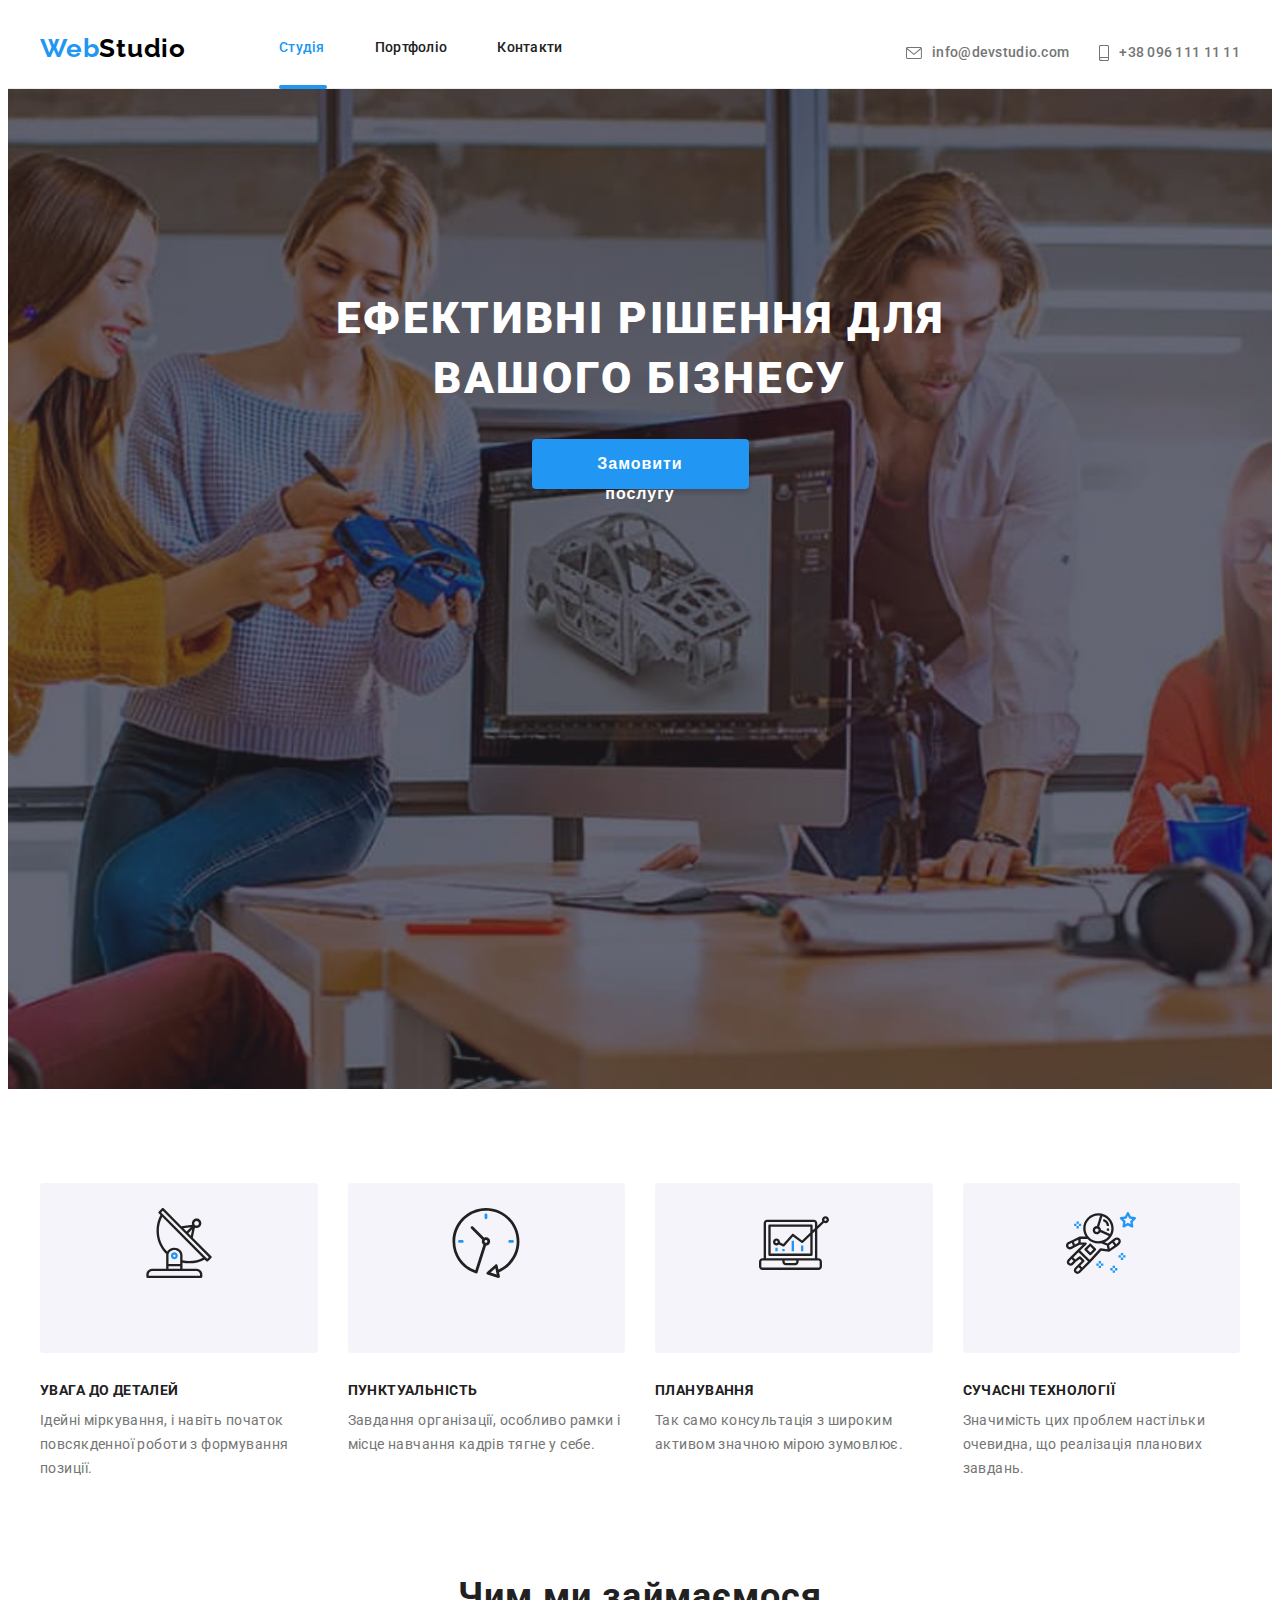
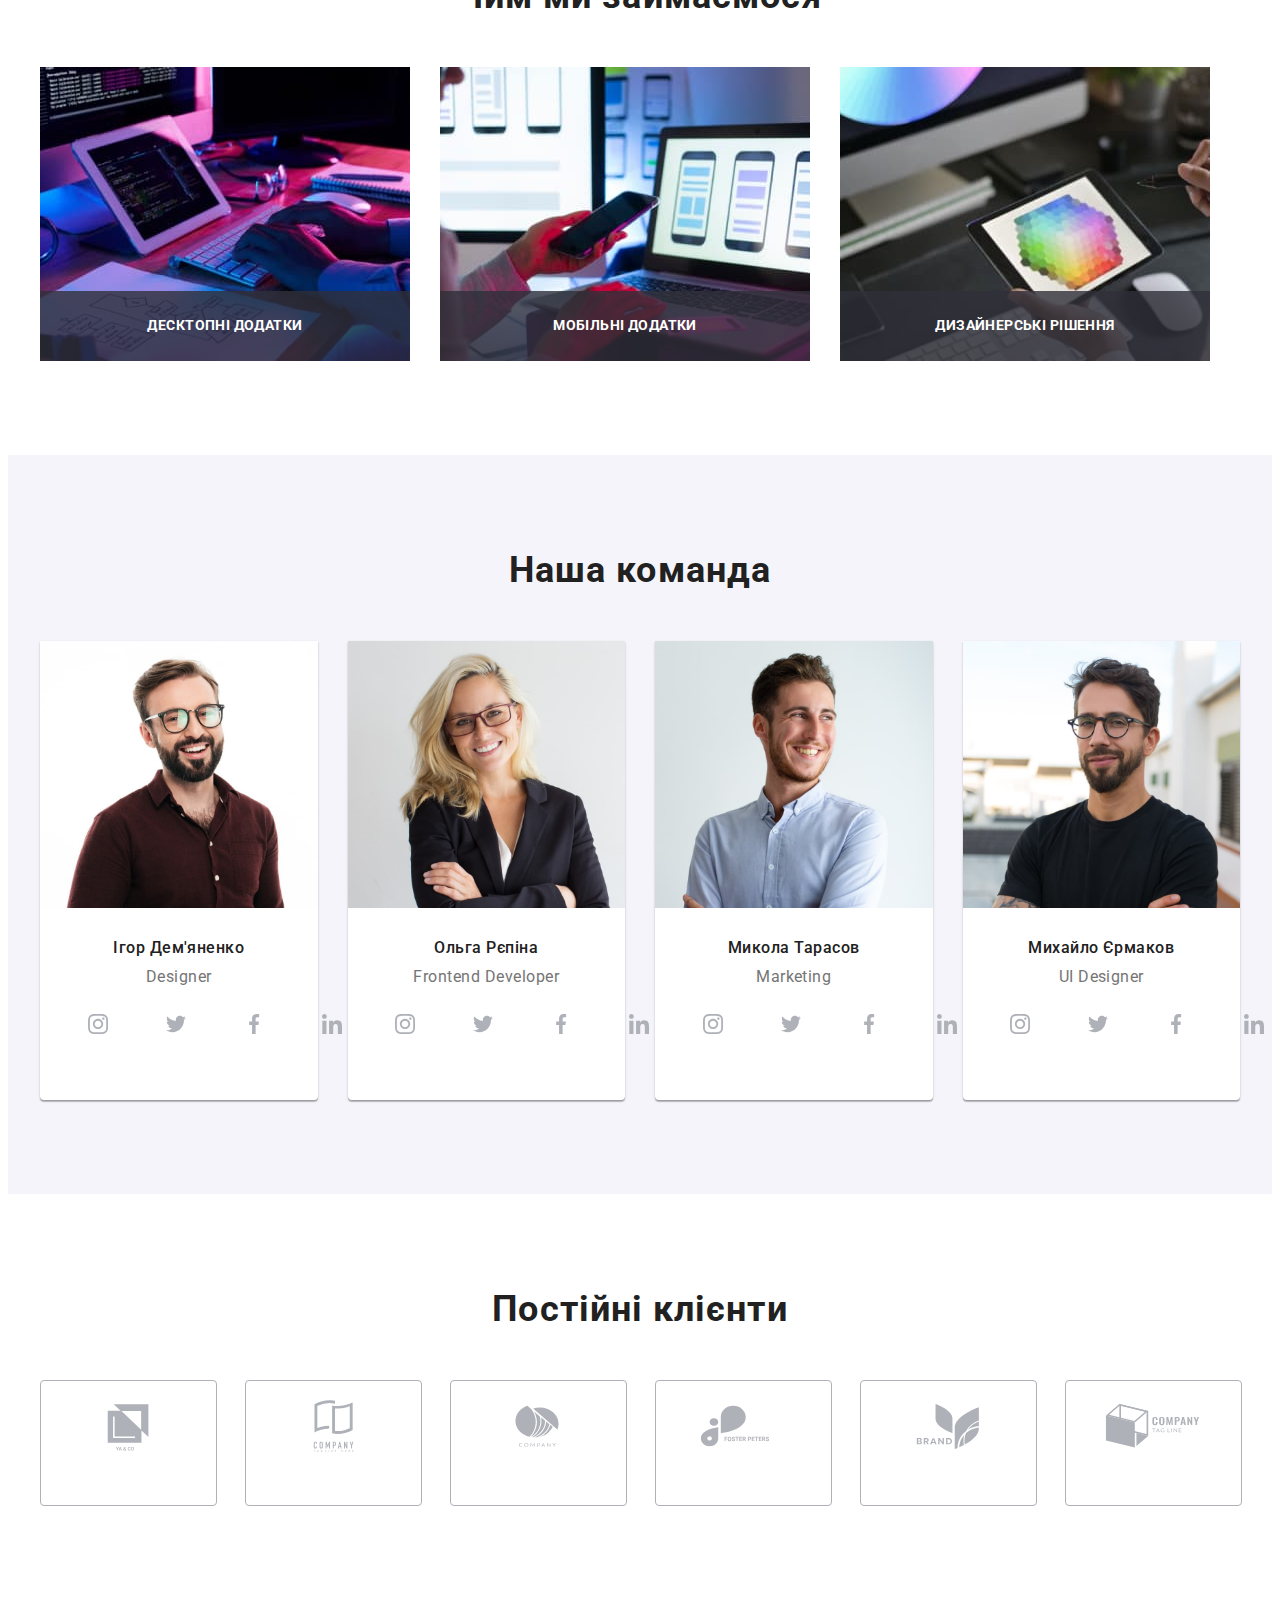
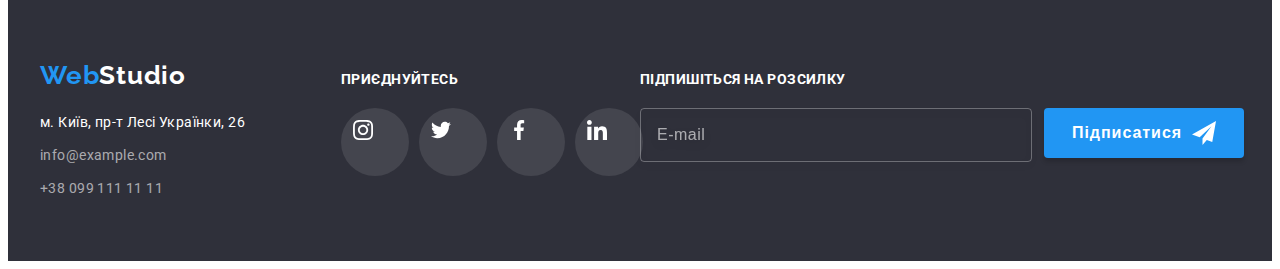
<file: index.html>
<!DOCTYPE html>
<html lang="uk">
  <head>
    <meta charset="UTF-8" />
    <meta http-equiv="X-UA-Compatible" content="IE=edge" />
    <meta name="viewport" content="width=device-width, initial-scale=1.0" />
    <title>Студія</title>
    <link rel="preconnect" href="https://fonts.googleapis.com" />
    <link rel="preconnect" href="https://fonts.gstatic.com" crossorigin />
    <link
      href="https://fonts.googleapis.com/css2?family=Raleway:wght@700&family=Roboto:wght@400;500;700;900&display=swap"
      rel="stylesheet"
    />
    <link
      rel="stylesheet"
      href="https://cdnjs.cloudflare.com/ajax/libs/modern-normalize/1.1.0/modern-normalize.min.css"
      integrity="sha512-wpPYUAdjBVSE4KJnH1VR1HeZfpl1ub8YT/NKx4PuQ5NmX2tKuGu6U/JRp5y+Y8XG2tV+wKQpNHVUX03MfMFn9Q=="
      crossorigin="anonymous"
      referrerpolicy="no-referrer"
    />
    <link href="./css/main.min.css" rel="stylesheet" />
  </head>
  <body>
    <!--Шапка-->
    <header class="header">
      <div class="container header__container">
        <nav class="navigation">
          <a class="logo" href="./index.html"
            >Web<span class="logo__part">Studio</span></a
          >
          <ul class="navigation__list list">
            <li class="navigation__item navigation__item--current">
              <a class="link navigation__link" href="./index.html">Студія</a>
            </li>
            <li class="navigation__item">
              <a class="link navigation__link" href="./portfolio.html"
                >Портфоліо</a
              >
            </li>
            <li class="navigation__item">
              <a class="link navigation__link" href="">Контакти</a>
            </li>
          </ul>
        </nav>
        <ul class="connect list">
          <li class="connect__item">
            <a class="connect__link link" href="mailto:info@devstudio.com">
              <svg class="icon--grey icon--moving" width="16" height="12">
                <use href="./images/icons.svg#icon-envelope"></use>
              </svg>
              info@devstudio.com
            </a>
          </li>
          <li class="connect__item">
            <a class="connect__link link" href="tel:+380961111111">
              <svg class="icon--grey icon--moving" width="10" height="16">
                <use href="./images/icons.svg#icon-smartphone"></use>
              </svg>
              +38 096 111 11 11</a
            >
          </li>
        </ul>
        <button type="button" class="header__menu-open">
          <svg class="header__icon-menu" width="40" height="40">
            <use href="./images/icons.svg#icon-menu_40px-1"></use>
          </svg>
        </button>
      </div>
      <div class="mob-menu is-hidden">
        <div class="container mob-menu-container">
          <button type="button" class="mob-menu__close">
            <svg class="mob-menu__icon-close" width="40" height="40">
              <use href="./images/icons.svg#icon-close_40px-1"></use>
            </svg>
          </button>
          <nav class="mob-menu__nav">
            <ul class="mob-menu__nav-list list">
              <li class="mob-menu__nav-item">
                <a
                  class="mob-menu__nav-link mob-menu__nav-link--accent link"
                  href="./index.html"
                  >Студія</a
                >
              </li>
              <li class="mob-menu__nav-item">
                <a class="mob-menu__nav-link link" href="./portfolio.html"
                  >Портфоліо</a
                >
              </li>
              <li class="mob-menu__nav-item">
                <a class="mob-menu__nav-link link" href="">Контакти</a>
              </li>
            </ul>
          </nav>
          <div class="mob-menu-inner">
            <ul class="mob-menu__contacts-list list">
              <li class="mob-menu__contacts-item">
                <a class="mob-menu__tel link" href="tel:+380961111111"
                  >+38 096 111 11 11</a
                >
              </li>
              <li class="mob-menu__contacts-item">
                <a class="mob-menu__mail link" href="mailto:info@devstudio.com"
                  >info@devstudio.com</a
                >
              </li>
            </ul>
            <ul class="mob-menu__networks list">
              <li class="mob-menu__networks-item">
                <a class="mob-menu__link link" href="#">Instagram</a>
              </li>
              <li class="mob-menu__networks-item">
                <a class="mob-menu__link link" href="#">Twitter</a>
              </li>
              <li class="mob-menu__networks-item">
                <a class="mob-menu__link link" href="#">Facebook</a>
              </li>
              <li class="mob-menu__networks-item">
                <a class="mob-menu__link link" href="#">LinkedIn</a>
              </li>
            </ul>
          </div>
        </div>
      </div>
    </header>
    <main>
      <!--Герой-->
      <section class="hero">
        <h1 class="hero__title">Ефективні рішення для вашого бізнесу</h1>
        <button class="hero__button button" type="button" data-modal-open>
          Замовити послугу
        </button>
      </section>
      <!--Переваги компанії-->
      <section class="benefits section">
        <div class="container">
          <h2 class="visually-hidden">Переваги компанії</h2>
          <ul class="benefits__list list">
            <li class="benefits__item">
              <div class="benefits__icons">
                <svg class="benefits__icon icon" width="70" height="70">
                  <use href="./images/icons.svg#icon-antenna"></use>
                </svg>
              </div>
              <h3 class="pretitle">УВАГА ДО ДЕТАЛЕЙ</h3>
              <p class="benefits__text">
                Ідейні міркування, і навіть початок повсякденної роботи з
                формування позиції.
              </p>
            </li>
            <li class="benefits__item">
              <div class="benefits__icons">
                <svg class="benefits__icon icon" width="70" height="70">
                  <use href="./images/icons.svg#icon-clock"></use>
                </svg>
              </div>
              <h3 class="pretitle">ПУНКТУАЛЬНІСТЬ</h3>
              <p class="benefits__text">
                Завдання організації, особливо рамки і місце навчання кадрів
                тягне у себе.
              </p>
            </li>
            <li class="benefits__item">
              <div class="benefits__icons">
                <svg class="benefits__icon icon" width="70" height="70">
                  <use href="./images/icons.svg#icon-diagram"></use>
                </svg>
              </div>
              <h3 class="pretitle">ПЛАНУВАННЯ</h3>
              <p class="benefits__text">
                Так само консультація з широким активом значною мірою зумовлює.
              </p>
            </li>
            <li class="benefits__item">
              <div class="benefits__icons">
                <svg class="benefits__icon icon" width="70" height="70">
                  <use href="./images/icons.svg#icon-astronaut"></use>
                </svg>
              </div>
              <h3 class="pretitle">СУЧАСНІ ТЕХНОЛОГІЇ</h3>
              <p class="benefits__text">
                Значимість цих проблем настільки очевидна, що реалізація
                планових завдань.
              </p>
            </li>
          </ul>
        </div>
      </section>
      <!--Чим займається компанія-->
      <section class="activity section">
        <div class="container">
          <h2 class="title">Чим ми займаємося</h2>
          <ul class="activity__list list">
            <li class="activity__item">
              <img
                srcset="./images/workimg1.jpg 1x, ./images/workimg1-2x.jpg 2x"
                src="./images/workimg1.jpg"
                alt="Руки чоловіка, який на клавіатурі набирає програмний код"
                width="370"
                height="294"
              />
              <div class="activity__inner">
                <h3 class="pretitle activity__pretitle">Десктопні додатки</h3>
              </div>
            </li>
            <li class="activity__item">
              <img
                srcset="./images/workimg2.jpg 1x, ./images/workimg2-2x.jpg 2x"
                src="./images/workimg2.jpg"
                alt="Людина на лептоці розробляє інтерфейси застосунку для смартфону"
                width="370"
                height="294"
              />
              <div class="activity__inner">
                <h3 class="pretitle activity__pretitle">Мобільні додатки</h3>
              </div>
            </li>
            <li class="activity__item">
              <img
                srcset="./images/workimg3.jpg 1x, ./images/workimg3-2x.jpg 2x"
                src="./images/workimg3.jpg"
                alt="Людина вибирає на планшеті колір із палітри"
                width="370"
                height="294"
              />
              <div class="activity__inner">
                <h3 class="pretitle activity__pretitle">
                  Дизайнерські рішення
                </h3>
              </div>
            </li>
          </ul>
        </div>
      </section>
      <!--Команда-->
      <section class="team section">
        <h2 class="title">Наша команда</h2>
        <div class="container">
          <ul class="team__list list">
            <li class="team__item">
              <picture>
                <source
                  srcset="./images/igor.jpg 1x, ./images/igor-2x.jpg 2x"
                  media="(min-width:1200px)"
                />
                <source
                  srcset="
                    ./images/igor-tab-1x.jpg 1x,
                    ./images/igor-tab-2x.jpg 2x
                  "
                  media="(min-width:768px)"
                />
                <source
                  srcset="
                    ./images/igor-mob-1x.jpg 1x,
                    ./images/igor-mob-2x.jpg 2x
                  "
                  media="(max-width:767px)"
                />
                <img
                  src="./images/igor.jpg"
                  alt="Ігор Дем'яненко"
                  width="450"
                />
              </picture>
              <h3 class="team__employee">Ігор Дем'яненко</h3>
              <p class="team__position">Designer</p>
              <ul class="social-networks list">
                <li class="social-networks__item">
                  <a class="social-networks__link link" href="#">
                    <svg
                      class="social-networks__icon icon"
                      width="20"
                      height="20"
                    >
                      <use href="./images/icons.svg#icon-instagram"></use>
                    </svg>
                  </a>
                </li>
                <li class="social-networks__item">
                  <a class="social-networks__link link" href="#">
                    <svg
                      class="social-networks__icon icon"
                      width="20"
                      height="20"
                    >
                      <use href="./images/icons.svg#icon-twitter"></use>
                    </svg>
                  </a>
                </li>
                <li class="social-networks__item">
                  <a class="social-networks__link link" href="#">
                    <svg
                      class="social-networks__icon icon"
                      width="20"
                      height="20"
                    >
                      <use href="./images/icons.svg#icon-facebook"></use>
                    </svg>
                  </a>
                </li>
                <li class="social-networks__item">
                  <a class="social-networks__link link" href="#">
                    <svg
                      class="social-networks__icon icon"
                      width="20"
                      height="20"
                    >
                      <use href="./images/icons.svg#icon-linkedin"></use>
                    </svg>
                  </a>
                </li>
              </ul>
            </li>
            <li class="team__item">
              <picture>
                <source
                  srcset="./images/olga.jpg 1x, ./images/olga-2x.jpg 2x"
                  media="(min-width:1200px)"
                />
                <source
                  srcset="
                    ./images/olga-tab-1x.jpg 1x,
                    ./images/olga-tab-2x.jpg 2x
                  "
                  media="(min-width:768px)"
                />
                <source
                  srcset="
                    ./images/olga-mob-1x.jpg 1x,
                    ./images/olga-mob-2x.jpg 2x
                  "
                  media="(max-width:767px)"
                />
                <img src="./images/olga.jpg" alt="Ольга Рєпіна" width="450" />
              </picture>
              <h3 class="team__employee">Ольга Рєпіна</h3>
              <p class="team__position">Frontend Developer</p>
              <ul class="social-networks list">
                <li class="social-networks__item">
                  <a class="social-networks__link link" href="#">
                    <svg
                      class="social-networks__icon icon"
                      width="20"
                      height="20"
                    >
                      <use href="./images/icons.svg#icon-instagram"></use>
                    </svg>
                  </a>
                </li>
                <li class="social-networks__item">
                  <a class="social-networks__link link" href="#">
                    <svg
                      class="social-networks__icon icon"
                      width="20"
                      height="20"
                    >
                      <use href="./images/icons.svg#icon-twitter"></use>
                    </svg>
                  </a>
                </li>
                <li class="social-networks__item">
                  <a class="social-networks__link link" href="#">
                    <svg
                      class="social-networks__icon icon"
                      width="20"
                      height="20"
                    >
                      <use href="./images/icons.svg#icon-facebook"></use>
                    </svg>
                  </a>
                </li>
                <li class="social-networks__item">
                  <a class="social-networks__link link" href="#">
                    <svg
                      class="social-networks__icon icon"
                      width="20"
                      height="20"
                    >
                      <use href="./images/icons.svg#icon-linkedin"></use>
                    </svg>
                  </a>
                </li>
              </ul>
            </li>
            <li class="team__item">
              <picture>
                <source
                  srcset="./images/mukola.jpg 1x, ./images/mukola-2x.jpg 2x"
                  media="(min-width:1200px)"
                />
                <source
                  srcset="
                    ./images/mukola-tab-1x.jpg 1x,
                    ./images/mukola-tab-2x.jpg 2x
                  "
                  media="(min-width:768px)"
                />
                <source
                  srcset="
                    ./images/mukola-mob-1x.jpg 1x,
                    ./images/mukola-mob-2x.jpg 2x
                  "
                  media="(max-width:767px)"
                />
                <img
                  src="./images/mukola.jpg"
                  alt="Микола Тарасов"
                  width="450"
                />
              </picture>
              <h3 class="team__employee">Микола Тарасов</h3>
              <p class="team__position">Marketing</p>
              <ul class="social-networks list">
                <li class="social-networks__item">
                  <a class="social-networks__link link" href="#">
                    <svg
                      class="social-networks__icon icon"
                      width="20"
                      height="20"
                    >
                      <use href="./images/icons.svg#icon-instagram"></use>
                    </svg>
                  </a>
                </li>
                <li class="social-networks__item">
                  <a class="social-networks__link link" href="#">
                    <svg
                      class="social-networks__icon icon"
                      width="20"
                      height="20"
                    >
                      <use href="./images/icons.svg#icon-twitter"></use>
                    </svg>
                  </a>
                </li>
                <li class="social-networks__item">
                  <a class="social-networks__link link" href="#">
                    <svg
                      class="social-networks__icon icon"
                      width="20"
                      height="20"
                    >
                      <use href="./images/icons.svg#icon-facebook"></use>
                    </svg>
                  </a>
                </li>
                <li class="social-networks__item">
                  <a class="social-networks__link link" href="#">
                    <svg
                      class="social-networks__icon icon"
                      width="20"
                      height="20"
                    >
                      <use href="./images/icons.svg#icon-linkedin"></use>
                    </svg>
                  </a>
                </li>
              </ul>
            </li>
            <li class="team__item">
              <picture>
                <source
                  srcset="./images/mukhailo.jpg 1x, ./images/mukhailo-2x.jpg 2x"
                  media="(min-width:1200px)"
                />
                <source
                  srcset="
                    ./images/mukhailo-tab-1x.jpg 1x,
                    ./images/mukhailo-tab-2x.jpg 2x
                  "
                  media="(min-width:768px)"
                />
                <source
                  srcset="
                    ./images/mukhailo-mob-1x.jpg 1x,
                    ./images/mukhailo-mob-2x.jpg 2x
                  "
                  media="(max-width:767px)"
                />
                <img
                  src="./images/mukhailo.jpg"
                  alt="Михайло Єрмаков"
                  width="450"
                />
              </picture>
              <h3 class="team__employee">Михайло Єрмаков</h3>
              <p class="team__position">UI Designer</p>
              <ul class="social-networks list">
                <li class="social-networks__item">
                  <a class="social-networks__link link" href="#">
                    <svg
                      class="social-networks__icon icon"
                      width="20"
                      height="20"
                    >
                      <use href="./images/icons.svg#icon-instagram"></use>
                    </svg>
                  </a>
                </li>
                <li class="social-networks__item">
                  <a class="social-networks__link link" href="#">
                    <svg
                      class="social-networks__icon icon"
                      width="20"
                      height="20"
                    >
                      <use href="./images/icons.svg#icon-twitter"></use>
                    </svg>
                  </a>
                </li>
                <li class="social-networks__item">
                  <a class="social-networks__link link" href="#">
                    <svg
                      class="social-networks__icon icon"
                      width="20"
                      height="20"
                    >
                      <use href="./images/icons.svg#icon-facebook"></use>
                    </svg>
                  </a>
                </li>
                <li class="social-networks__item">
                  <a class="social-networks__link link" href="#">
                    <svg
                      class="social-networks__icon icon"
                      width="20"
                      height="20"
                    >
                      <use href="./images/icons.svg#icon-linkedin"></use>
                    </svg>
                  </a>
                </li>
              </ul>
            </li>
          </ul>
        </div>
      </section>
      <!--Клієнти-->
      <section class="customers section">
        <h2 class="title">Постійні клієнти</h2>
        <div class="container">
          <ul class="customers__list list">
            <li class="customers__item">
              <a class="customers__link link" href="#">
                <svg class="icon--moving icon" width="106" height="60">
                  <use href="./images/icons.svg#icon-Logo-1"></use>
                </svg>
              </a>
            </li>
            <li class="customers__item">
              <a href="#" class="customers__link link">
                <svg class="icon--moving icon" width="106" height="60">
                  <use href="./images/icons.svg#icon-Logo-2"></use>
                </svg>
              </a>
            </li>
            <li class="customers__item">
              <a href="#" class="customers__link link">
                <svg class="icon--moving icon" width="106" height="60">
                  <use href="./images/icons.svg#icon-Logo-3"></use>
                </svg>
              </a>
            </li>
            <li class="customers__item">
              <a href="#" class="customers__link link">
                <svg class="icon--moving icon" width="106" height="60">
                  <use href="./images/icons.svg#icon-Logo-4"></use>
                </svg>
              </a>
            </li>
            <li class="customers__item">
              <a href="#" class="customers__link link">
                <svg class="icon--moving icon" width="106" height="60">
                  <use href="./images/icons.svg#icon-Logo-5"></use>
                </svg>
              </a>
            </li>
            <li class="customers__item">
              <a href="#" class="customers__link link">
                <svg class="icon--moving icon" width="106" height="60">
                  <use href="./images/icons.svg#icon-Logo-6"></use>
                </svg>
              </a>
            </li>
          </ul>
        </div>
      </section>
    </main>
    <!--Футер-->
    <footer class="footer">
      <div class="container footer__container">
        <div class="footer__tablet-contacts">
          <div class="footer__left-part">
            <a class="logo" href="./index.html"
              >Web<span class="logo__part--white">Studio</span></a
            >
            <address class="footer__address">
              <ul class="footer__list list">
                <li class="footer__item">
                  <a
                    class="link footer__link"
                    href="#"
                    target="_blank"
                    rel="noopener noreferrer"
                    >м. Київ, пр-т Лесі Українки, 26</a
                  >
                </li>
                <li class="footer__item">
                  <a class="link footer__link" href="mailto:info@example.com"
                    >info@example.com</a
                  >
                </li>
                <li class="footer__item">
                  <a class="link footer__link" href="tel:+380991111111"
                    >+38 099 111 11 11</a
                  >
                </li>
              </ul>
            </address>
          </div>
          <div class="footer__social-networks">
            <h3 class="pretitle footer__pretitle">приєднуйтесь</h3>
            <ul class="social-networks list">
              <li class="social-networks__item">
                <a
                  class="social-networks__link social-networks__link--grey link"
                  href="#"
                >
                  <svg
                    class="social-networks__icon icon--white"
                    width="20"
                    height="20"
                  >
                    <use href="./images/icons.svg#icon-instagram"></use>
                  </svg>
                </a>
              </li>
              <li class="social-networks__item">
                <a
                  class="social-networks__link social-networks__link--grey link"
                  href="#"
                >
                  <svg
                    class="social-networks__icon icon--white"
                    width="20"
                    height="20"
                  >
                    <use href="./images/icons.svg#icon-twitter"></use>
                  </svg>
                </a>
              </li>
              <li class="social-networks__item">
                <a
                  class="link social-networks__link social-networks__link--grey"
                  href="#"
                >
                  <svg
                    class="social-networks__icon icon--white"
                    width="20"
                    height="20"
                  >
                    <use href="./images/icons.svg#icon-facebook"></use>
                  </svg>
                </a>
              </li>
              <li class="social-networks__item">
                <a
                  class="social-networks__link social-networks__link--grey link"
                  href="#"
                >
                  <svg
                    class="social-networks__icon icon--white"
                    width="20"
                    height="20"
                  >
                    <use href="./images/icons.svg#icon-linkedin"></use>
                  </svg>
                </a>
              </li>
            </ul>
          </div>
        </div>
        <div class="subscription footer__subscription">
          <p class="subscription__slogan">Підпишіться на розсилку</p>
          <form class="subscription__form">
            <input
              type="email"
              class="subscription__input"
              placeholder="E-mail"
              name="email"
              id="email"
            />
            <button type="submit" class="subscription__button button">
              Підписатися
              <svg class="icon--white" width="24" height="24">
                <use href="./images/icons.svg#icon-icon-send"></use>
              </svg>
            </button>
          </form>
        </div>
      </div>
    </footer>
    <!--Модальне вікно-->
    <div class="backdrop is-hidden" data-modal>
      <div class="backdrop__modal">
        <button type="button" class="backdrop__close-button" data-modal-close>
          <svg class="backdrop__close-icon" width="18" height="18">
            <use href="./images/icons.svg#icon-close-black"></use>
          </svg>
        </button>
        <p class="backdrop__modal-title">
          Залиште свої дані, ми вам передзвонимо
        </p>
        <form class="order-form">
          <div class="order-form__form-fild">
            <label for="username" class="order-form__name-label">Ім'я</label>
            <div class="order-form__input-box">
              <input
                type="text"
                class="order-form__input"
                name="username"
                id="username"
                autofocus
              />
              <svg class="order-form__form-icons" width="18" height="18">
                <use href="./images/icons.svg#icon-person-black"></use>
              </svg>
            </div>
          </div>
          <div class="order-form__form-fild">
            <label for="tel" class="order-form__name-label">Телефон</label>
            <div class="order-form__input-box">
              <input type="tel" class="order-form__input" name="tel" id="tel" />
              <svg class="order-form__form-icons" width="18" height="18">
                <use href="./images/icons.svg#icon-phone-black"></use>
              </svg>
            </div>
          </div>
          <div class="order-form__form-fild">
            <label for="mail" class="order-form__name-label">Пошта</label>
            <div class="order-form__input-box">
              <input
                type="email"
                class="order-form__input"
                name="mail"
                id="mail"
              />
              <svg class="order-form__form-icons" width="18" height="18">
                <use href="./images/icons.svg#icon-email-black"></use>
              </svg>
            </div>
          </div>
          <div class="order-form__fild-coment">
            <label for="coment" class="order-form__name-label">Коментар</label>
            <textarea
              class="order-form__coment-box"
              name="coment"
              id="coment"
              placeholder="Введіть текст"
            ></textarea>
          </div>
          <div class="order-form__fild-agreement">
            <input
              type="checkbox"
              name="agreement"
              class="order-form__input-agreement is-hidden"
              id="agreement"
            />
            <label for="agreement" class="order-form__agreement-label">
              <span class="order-form__quadrate">
                <svg class="icon--white" width="16" height="15">
                  <use href="./images/icons.svg#icon-icon-check"></use>
                </svg>
              </span>
              Погоджуюся з розсилкою та приймаю
              <a class="order-form__link" href="#"> Умови договору</a>
            </label>
          </div>
          <button class="order-form__form-button button" type="submit">
            Відправити
          </button>
        </form>
      </div>
    </div>
    <script src="./js/mobail.js"></script>
    <script src="./js/modal.js"></script>
  </body>
</html>
</file>
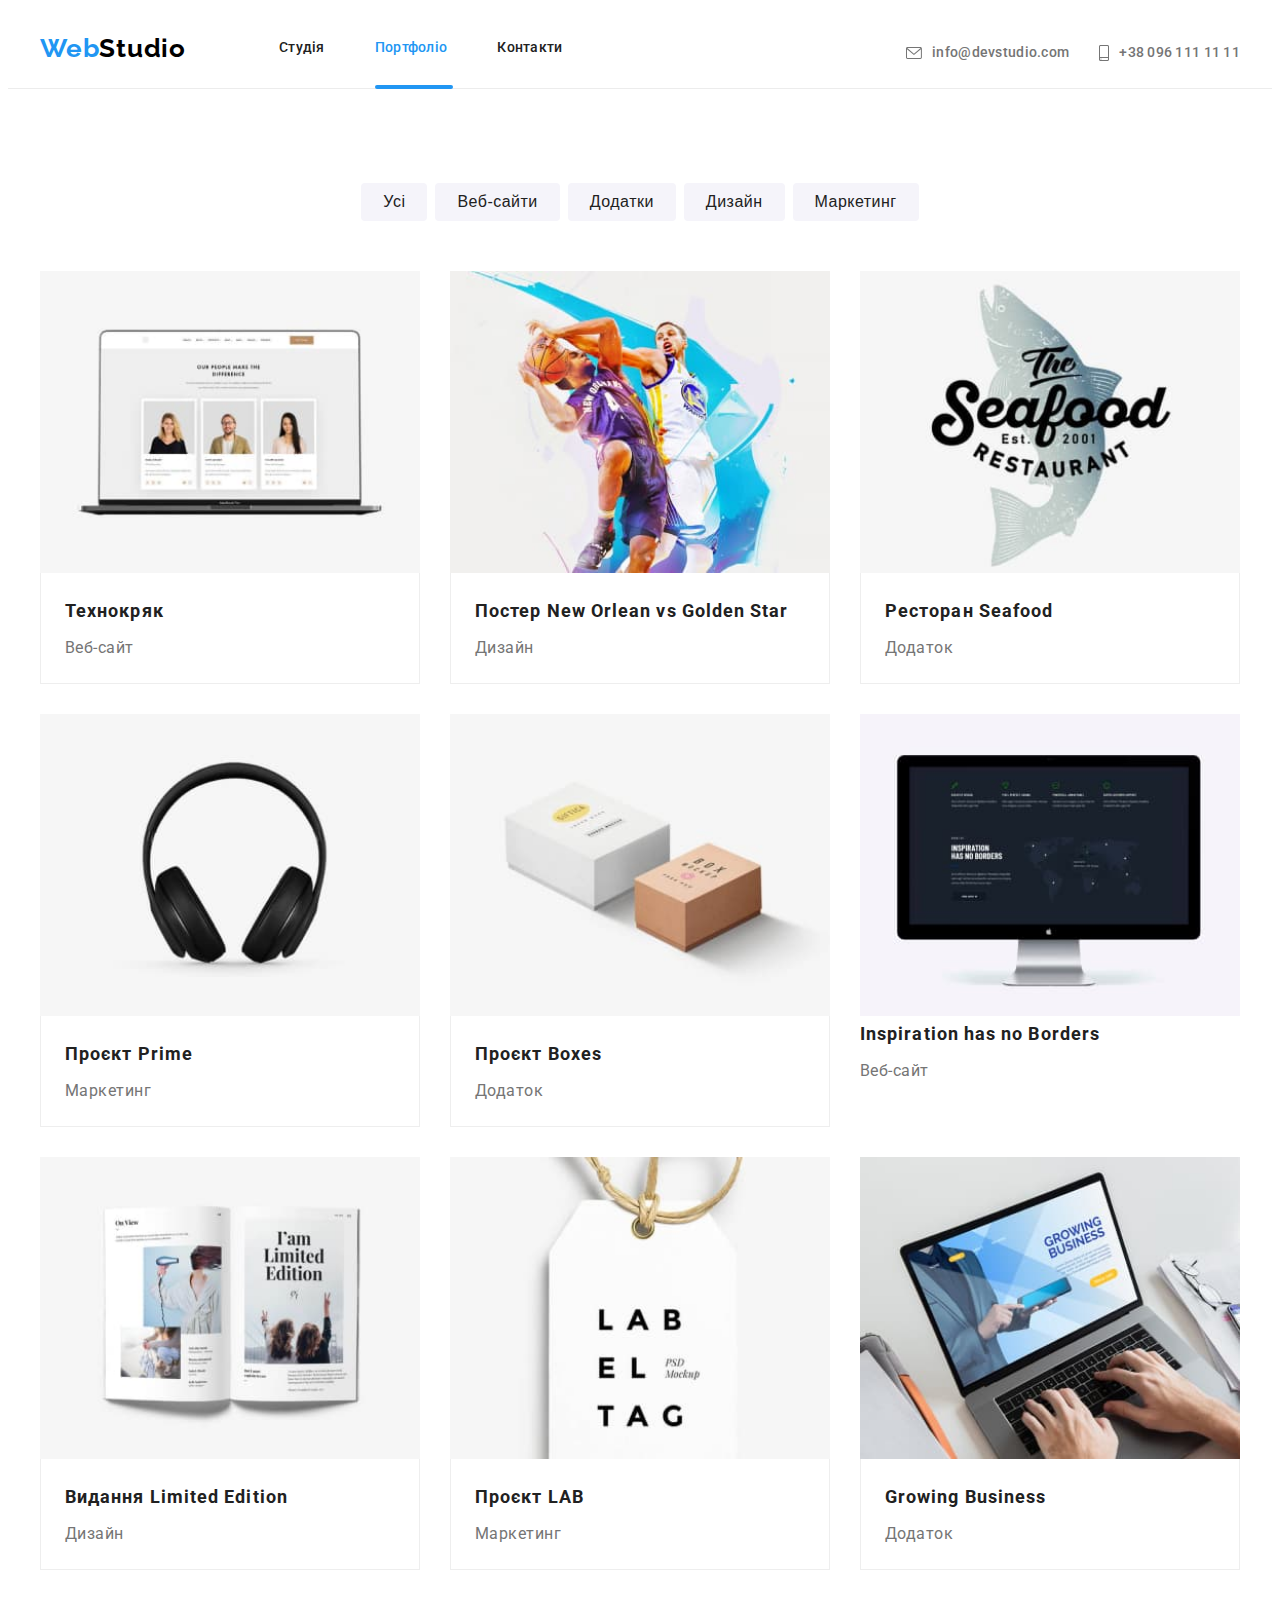
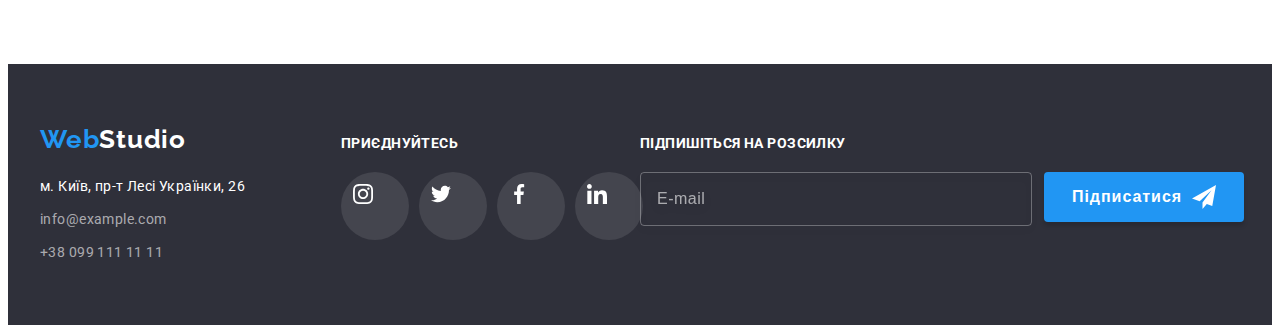
<file: portfolio.html>
<!DOCTYPE html>
<html lang="uk">
  <head>
    <meta charset="UTF-8" />
    <meta http-equiv="X-UA-Compatible" content="IE=edge" />
    <meta name="viewport" content="width=device-width, initial-scale=1.0" />
    <title>Портфоліо</title>
    <link rel="preconnect" href="https://fonts.googleapis.com" />
    <link rel="preconnect" href="https://fonts.gstatic.com" crossorigin />
    <link
      href="https://fonts.googleapis.com/css2?family=Raleway:wght@700&family=Roboto:wght@400;500;700;900&display=swap"
      rel="stylesheet"
    />
    <link
      rel="stylesheet"
      href="https://cdnjs.cloudflare.com/ajax/libs/modern-normalize/1.1.0/modern-normalize.min.css"
      integrity="sha512-wpPYUAdjBVSE4KJnH1VR1HeZfpl1ub8YT/NKx4PuQ5NmX2tKuGu6U/JRp5y+Y8XG2tV+wKQpNHVUX03MfMFn9Q=="
      crossorigin="anonymous"
      referrerpolicy="no-referrer"
    />
    <link href="./css/main.min.css" rel="stylesheet" />
  </head>
  <body>
    <!--Шапка-->
    <header class="header">
      <div class="container header__container">
        <nav class="navigation">
          <a class="logo" href="./index.html">Web<span class="logo__part">Studio</span></a>
          <ul class="navigation__list list">
            <li class="navigation__item">
              <a class="link navigation__link" href="./index.html">Студія</a>
            </li>
            <li
              class="navigation__item navigation__emphasis navigation__item--current-bigger"
            >
              <a class="link navigation__link" href="./portfolio.html"
                >Портфоліо</a
              >
            </li>
            <li class="navigation__item">
              <a class="link navigation__link" href="">Контакти</a>
            </li>
          </ul>
        </nav>
        <ul class="connect list">
          <li class="connect__item">
            <a class="connect__link link" href="mailto:info@devstudio.com">
              <svg class="icon--grey icon--moving" width="16" height="12">
                <use href="./images/icons.svg#icon-envelope"></use>
              </svg>
              info@devstudio.com
            </a>
          </li>
          <li class="connect__item">
            <a class="connect__link link" href="tel:+380961111111">
              <svg class="icon--grey icon--moving" width="10" height="16">
                <use href="./images/icons.svg#icon-smartphone"></use>
              </svg>
              +38 096 111 11 11</a
            >
          </li>
        </ul>
        <button type="button" class="header__menu-open">
          <svg class="header__icon-menu" width="40" height="40">
            <use href="./images/icons.svg#icon-menu_40px-1"></use>
          </svg>
        </button>
      </div>
      <div class="mob-menu is-hidden">
        <div class="container mob-menu-container">
          <button type="button" class="mob-menu__close">
            <svg class="mob-menu__icon-close" width="40" height="40">
              <use href="./images/icons.svg#icon-close_40px-1"></use>
            </svg>
          </button>
          <nav class="mob-menu__nav">
            <ul class="mob-menu__nav-list list">
              <li class="mob-menu__nav-item">
                <a class="mob-menu__nav-link link" href="./index.html"
                  >Студія</a
                >
              </li>
              <li class="mob-menu__nav-item">
                <a class="mob-menu__nav-link mob-menu__nav-link--accent link" href="./portfolio.html"
                  >Портфоліо</a
                >
              </li>
              <li class="mob-menu__nav-item">
                <a class="mob-menu__nav-link link" href="">Контакти</a>
              </li>
            </ul>
          </nav>
          <ul class="mob-menu__contacts-list list">
            <li class="mob-menu__contacts-item">
              <a class="mob-menu__tel link" href="tel:+380961111111"
                >+38 096 111 11 11</a
              >
            </li>
            <li class="mob-menu__contacts-item">
              <a class="mob-menu__mail link" href="mailto:info@devstudio.com"
                >info@devstudio.com</a
              >
            </li>
          </ul>
          <ul class="mob-menu__networks list">
            <li class="mob-menu__networks-item">
              <a class="mob-menu__link link" href="#">Instagram</a>
            </li>
            <li class="mob-menu__networks-item">
              <a class="mob-menu__link link" href="#">Twitter</a>
            </li>
            <li class="mob-menu__networks-item">
              <a class="mob-menu__link link" href="#">Facebook</a>
            </li>
            <li class="mob-menu__networks-item">
              <a class="mob-menu__link link" href="#">LinkedIn</a>
            </li>
          </ul>
        </div>
      </div>
    </header>
    <main>
      <!--Проєкти-->
      <section class="projects container section">
        <h1 class="visually-hidden">Проєкти</h1>
        <ul class="buttons-set projects__buttons-set list">
          <li class="buttons-set__item">
            <button class="buttons-set__button" type="button">Усі</button>
          </li>
          <li class="buttons-set__item">
            <button class="buttons-set__button" type="button">Веб-сайти</button>
          </li>
          <li class="buttons-set__item">
            <button class="buttons-set__button" type="button">Додатки</button>
          </li>
          <li class="buttons-set__item">
            <button class="buttons-set__button" type="button">Дизайн</button>
          </li>
          <li class="buttons-set__item">
            <button class="buttons-set__button" type="button">Маркетинг</button>
          </li>
        </ul>
        <ul class="projects__list list">
          <li class="projects__item">
            <div class="projects__animation">
              <picture>
                <source
                  srcset="
                    ./images/portfolio/portfolio-1.jpg    1x,
                    ./images/portfolio/portfolio-1-2x.jpg 2x
                  "
                  media="(min-width:1200px)"
                />
                <source
                  srcset="
                    ./images/portfolio/portfolio-1-tab-1x.jpg 1x,
                    ./images/portfolio/portfolio-1-tab-2x.jpg 2x
                  "
                  media="(min-width:768px)"
                />
                <source
                  srcset="
                    ./images/portfolio/portfolio-1-mob-1x.jpg 1x,
                    ./images/portfolio/portfolio-1-mob-2x.jpg 2x
                  "
                  media="(max-width:767px)"
                />
                <img
                  src="./images/portfolio/portfolio-1.jpg"
                  alt="Екран ноутбука із зображенням трьох людей: чоловіка та двох жінок"
                  width="450"
                />
              </picture>
              <div class="projects__overlay">
                <p class="projects__text-overlay">
                  Ресурс пропонує комплексні пропозиції з різним рівнем
                  функціоналу та сервісів. Все це дозволить відвідувачу отримати
                  вичерпні відомості про компанію чи приватну особу.
                </p>
              </div>
            </div>
            <div class="projects__signature">
              <h2 class="projects__title">Технокряк</h2>
              <p class="projects__category">Веб-сайт</p>
            </div>
          </li>
          <li class="projects__item">
            <div class="projects__animation">
              <picture>
                <source
                  srcset="
                    ./images/portfolio/portfolio-2.jpg    1x,
                    ./images/portfolio/portfolio-2-2x.jpg 2x
                  "
                  media="(min-width:1200px)"
                />
                <source
                  srcset="
                    ./images/portfolio/portfolio-2-tab-1x.jpg 1x,
                    ./images/portfolio/portfolio-2-tab-2x.jpg 2x
                  "
                  media="(min-width:768px)"
                />
                <source
                  srcset="
                    ./images/portfolio/portfolio-2-mob-1x.jpg 1x,
                    ./images/portfolio/portfolio-2-mob-2x.jpg 2x
                  "
                  media="(max-width:767px)"
                />
                <img
                  src="./images/portfolio/portfolio-2.jpg"
                  alt="Два баскетболіста з м'ячем в стрибку"
                  width="450"
                />
              </picture>
              <div class="projects__overlay">
                <p class="projects__text-overlay">
                  Ресурс пропонує комплексні пропозиції з різним рівнем
                  функціоналу та сервісів. Все це дозволить відвідувачу отримати
                  вичерпні відомості про компанію чи приватну особу.
                </p>
              </div>
            </div>
            <div class="projects__signature">
              <h2 class="projects__title">Постер New Orlean vs Golden Star</h2>
              <p class="projects__category">Дизайн</p>
            </div>
          </li>
          <li class="projects__item">
            <div class="projects__animation">
              <picture>
                <source
                  srcset="
                    ./images/portfolio/portfolio-3.jpg    1x,
                    ./images/portfolio/portfolio-3-2x.jpg 2x
                  "
                  media="(min-width:1200px)"
                />
                <source
                  srcset="
                    ./images/portfolio/portfolio-3-tab-1x.jpg 1x,
                    ./images/portfolio/portfolio-3-tab-2x.jpg 2x
                  "
                  media="(min-width:768px)"
                />
                <source
                  srcset="
                    ./images/portfolio/portfolio-3-mob-1x.jpg 1x,
                    ./images/portfolio/portfolio-3-mob-2x.jpg 2x
                  "
                  media="(max-width:767px)"
                />
                <img
                  src="./images/portfolio/portfolio-3.jpg"
                  alt="Логотип у вигляді рибини із назвою ресторану на ній"
                  width="450"
                />
              </picture>
              <div class="projects__overlay">
                <p class="projects__text-overlay">
                  Ресурс пропонує комплексні пропозиції з різним рівнем
                  функціоналу та сервісів. Все це дозволить відвідувачу отримати
                  вичерпні відомості про компанію чи приватну особу.
                </p>
              </div>
            </div>
            <div class="projects__signature">
              <h2 class="projects__title">Ресторан Seafood</h2>
              <p class="projects__category">Додаток</p>
            </div>
          </li>
          <li class="projects__item">
            <div class="projects__animation">
              <picture>
                <source
                  srcset="
                    ./images/portfolio/portfolio-4.jpg    1x,
                    ./images/portfolio/portfolio-4-2x.jpg 2x
                  "
                  media="(min-width:1200px)"
                />
                <source
                  srcset="
                    ./images/portfolio/portfolio-4-tab-1x.jpg 1x,
                    ./images/portfolio/portfolio-4-tab-2x.jpg 2x
                  "
                  media="(min-width:768px)"
                />
                <source
                  srcset="
                    ./images/portfolio/portfolio-4-mob-1x.jpg 1x,
                    ./images/portfolio/portfolio-4-mob-2x.jpg 2x
                  "
                  media="(max-width:767px)"
                />
                <img
                  src="./images/portfolio/portfolio-4.jpg"
                  alt="Навушники"
                  width="450"
                />
                </picture>
              <div class="projects__overlay">
                <p class="projects__text-overlay">
                  Ресурс пропонує комплексні пропозиції з різним рівнем
                  функціоналу та сервісів. Все це дозволить відвідувачу отримати
                  вичерпні відомості про компанію чи приватну особу.
                </p>
              </div>
            </div>
            <div class="projects__signature">
              <h2 class="projects__title">Проєкт Prime</h2>
              <p class="projects__category">Маркетинг</p>
            </div>
          </li>
          <li class="projects__item">
            <div class="projects__animation">
              <picture>
                <source
                  srcset="
                    ./images/portfolio/portfolio-5.jpg    1x,
                    ./images/portfolio/portfolio-5-2x.jpg 2x
                  "
                  media="(min-width:1200px)"
                />
                <source
                  srcset="
                    ./images/portfolio/portfolio-5-tab-1x.jpg 1x,
                    ./images/portfolio/portfolio-5-tab-2x.jpg 2x
                  "
                  media="(min-width:768px)"
                />
                <source
                  srcset="
                    ./images/portfolio/portfolio-5-mob-1x.jpg 1x,
                    ./images/portfolio/portfolio-5-mob-2x.jpg 2x
                  "
                  media="(max-width:767px)"
                />
                <img
                  src="./images/portfolio/portfolio-5.jpg"
                  alt="Одна біла та одна коричнева коробки"
                  width="450"
                />
                </picture>
              <div class="projects__overlay">
                <p class="projects__text-overlay">
                  Ресурс пропонує комплексні пропозиції з різним рівнем
                  функціоналу та сервісів. Все це дозволить відвідувачу отримати
                  вичерпні відомості про компанію чи приватну особу.
                </p>
              </div>
            </div>
            <div class="projects__signature">
              <h2 class="projects__title">Проєкт Boxes</h2>
              <p class="projects__category">Додаток</p>
            </div>
          </li>
          <li class="projects__item">
            <div class="projects__animation">
              <picture>
                <source
                  srcset="
                    ./images/portfolio/portfolio-6.jpg    1x,
                    ./images/portfolio/portfolio-6-2x.jpg 2x
                  "
                  media="(min-width:1200px)"
                />
                <source
                  srcset="
                    ./images/portfolio/portfolio-6-tab-1x.jpg 1x,
                    ./images/portfolio/portfolio-6-tab-2x.jpg 2x
                  "
                  media="(min-width:768px)"
                />
                <source
                  srcset="
                    ./images/portfolio/portfolio-6-mob-1x.jpg 1x,
                    ./images/portfolio/portfolio-6-mob-2x.jpg 2x
                  "
                  media="(max-width:767px)"
                />
                <img
                  src="./images/portfolio/portfolio-6.jpg"
                  alt="Монітор із веб-сайтом"
                  width="450"
                />
                </picture>
              <div class="projects__overlay">
                <p class="projects__text-overlay">
                  Ресурс пропонує комплексні пропозиції з різним рівнем
                  функціоналу та сервісів. Все це дозволить відвідувачу отримати
                  вичерпні відомості про компанію чи приватну особу.
                </p>
              </div>
            </div>
            <div class="projects_signature">
              <h2 class="projects__title">Inspiration has no Borders</h2>
              <p class="projects__category">Веб-сайт</p>
            </div>
          </li>
          <li class="projects__item">
            <div class="projects__animation">
              <picture>
                <source
                  srcset="
                    ./images/portfolio/portfolio-7.jpg    1x,
                    ./images/portfolio/portfolio-7-2x.jpg 2x
                  "
                  media="(min-width:1200px)"
                />
                <source
                  srcset="
                    ./images/portfolio/portfolio-7-tab-1x.jpg 1x,
                    ./images/portfolio/portfolio-7-tab-2x.jpg 2x
                  "
                  media="(min-width:768px)"
                />
                <source
                  srcset="
                    ./images/portfolio/portfolio-7-mob-1x.jpg 1x,
                    ./images/portfolio/portfolio-7-mob-2x.jpg 2x
                  "
                  media="(max-width:767px)"
                />
                <img
                  src="./images/portfolio/portfolio-7.jpg"
                  alt="Розгорнута книга"
                  width="450"
                />
                </picture>
              <div class="projects__overlay">
                <p class="projects__text-overlay">
                  Ресурс пропонує комплексні пропозиції з різним рівнем
                  функціоналу та сервісів. Все це дозволить відвідувачу отримати
                  вичерпні відомості про компанію чи приватну особу.
                </p>
              </div>
            </div>
            <div class="projects__signature">
              <h2 class="projects__title">Видання Limited Edition</h2>
              <p class="projects__category">Дизайн</p>
            </div>
          </li>
          <li class="projects__item">
            <div class="projects__animation">
              <picture>
                <source
                  srcset="
                    ./images/portfolio/portfolio-8.jpg    1x,
                    ./images/portfolio/portfolio-8-2x.jpg 2x
                  "
                  media="(min-width:1200px)"
                />
                <source
                  srcset="
                    ./images/portfolio/portfolio-8-tab-1x.jpg 1x,
                    ./images/portfolio/portfolio-8-tab-2x.jpg 2x
                  "
                  media="(min-width:768px)"
                />
                <source
                  srcset="
                    ./images/portfolio/portfolio-8-mob-1x.jpg 1x,
                    ./images/portfolio/portfolio-8-mob-2x.jpg 2x
                  "
                  media="(max-width:767px)"
                />
                <img
                  src="./images/portfolio/portfolio-8.jpg"
                  alt="Бірка"
                  width="450"
                />
                </picture>
              <div class="projects__overlay">
                <p class="projects__text-overlay">
                  Ресурс пропонує комплексні пропозиції з різним рівнем
                  функціоналу та сервісів. Все це дозволить відвідувачу отримати
                  вичерпні відомості про компанію чи приватну особу.
                </p>
              </div>
            </div>
            <div class="projects__signature">
              <h2 class="projects__title">Проєкт LAB</h2>
              <p class="projects__category">Маркетинг</p>
            </div>
          </li>
          <li class="projects__item">
            <div class="projects__animation">
              <picture>
                <source
                  srcset="
                    ./images/portfolio/portfolio-9.jpg    1x,
                    ./images/portfolio/portfolio-9-2x.jpg 2x
                  "
                  media="(min-width:1200px)"
                />
                <source
                  srcset="
                    ./images/portfolio/portfolio-9-tab-1x.jpg 1x,
                    ./images/portfolio/portfolio-9-tab-2x.jpg 2x
                  "
                  media="(min-width:768px)"
                />
                <source
                  srcset="
                    ./images/portfolio/portfolio-9-mob-1x.jpg 1x,
                    ./images/portfolio/portfolio-9-mob-2x.jpg 2x
                  "
                  media="(max-width:767px)"
                />
                <img
                  src="./images/portfolio/portfolio-9.jpg"
                  alt="Руки чоловіка, які набирають щось на клавіатурі ноутбука"
                  width="450"
                />
              <div class="projects__overlay">
                <p class="projects__text-overlay">
                  Ресурс пропонує комплексні пропозиції з різним рівнем
                  функціоналу та сервісів. Все це дозволить відвідувачу отримати
                  вичерпні відомості про компанію чи приватну особу.
                </p>
              </div>
            </div>
            <div class="projects__signature">
              <h2 class="projects__title">Growing Business</h2>
              <p class="projects__category">Додаток</p>
            </div>
          </li>
        </ul>
      </section>
    </main>
    <!--Футер-->
    <footer class="footer">
      <div class="container footer__container">
        <div class="footer__tablet-contacts">
          <div class="footer__left-part">
            <a class="logo" href="./index.html"
              >Web<span class="logo__part--white">Studio</span></a
            >
            <address class="footer__address">
              <ul class="footer__list list">
                <li class="footer__item">
                  <a
                    class="link footer__link"
                    href="#"
                    target="_blank"
                    rel="noopener noreferrer"
                    >м. Київ, пр-т Лесі Українки, 26</a
                  >
                </li>
                <li class="footer__item">
                  <a class="link footer__link" href="mailto:info@example.com"
                    >info@example.com</a
                  >
                </li>
                <li class="footer__item">
                  <a class="link footer__link" href="tel:+380991111111"
                    >+38 099 111 11 11</a
                  >
                </li>
              </ul>
            </address>
          </div>
          <div class="footer__social-networks">
            <h3 class="pretitle footer__pretitle">приєднуйтесь</h3>
            <ul class="social-networks list">
              <li class="social-networks__item">
                <a
                  class="social-networks__link social-networks__link--grey link"
                  href="#"
                >
                  <svg
                    class="social-networks__icon icon--white"
                    width="20"
                    height="20"
                  >
                    <use href="./images/icons.svg#icon-instagram"></use>
                  </svg>
                </a>
              </li>
              <li class="social-networks__item">
                <a
                  class="social-networks__link social-networks__link--grey link"
                  href="#"
                >
                  <svg
                    class="social-networks__icon icon--white"
                    width="20"
                    height="20"
                  >
                    <use href="./images/icons.svg#icon-twitter"></use>
                  </svg>
                </a>
              </li>
              <li class="social-networks__item">
                <a
                  class="link social-networks__link social-networks__link--grey"
                  href="#"
                >
                  <svg
                    class="social-networks__icon icon--white"
                    width="20"
                    height="20"
                  >
                    <use href="./images/icons.svg#icon-facebook"></use>
                  </svg>
                </a>
              </li>
              <li class="social-networks__item">
                <a
                  class="social-networks__link social-networks__link--grey link"
                  href="#"
                >
                  <svg
                    class="social-networks__icon icon--white"
                    width="20"
                    height="20"
                  >
                    <use href="./images/icons.svg#icon-linkedin"></use>
                  </svg>
                </a>
              </li>
            </ul>
          </div>
        </div>
        <div class="subscription footer__subscription">
          <p class="subscription__slogan">Підпишіться на розсилку</p>
          <form class="subscription__form">
            <input
              type="email"
              class="subscription__input"
              placeholder="E-mail"
              name="email"
              id="email"
            />
            <button type="submit" class="subscription__button button">
              Підписатися
              <svg class="icon--white" width="24" height="24">
                <use href="./images/icons.svg#icon-icon-send"></use>
              </svg>
            </button>
          </form>
        </div>
      </div>
    </footer>
    <script src="./js/mobail.js"></script>
  </body>
</html>
</file>
<file: css/main.min.css>
:root{--praimery-text-color: #757575;--secondary-text-color: #ffffff;--titel-text-color: #212121;--accent-color: #2196f3;--praimery-bkg-color: #ffffff;--secondary-bkg-color: #2f303a;--praimery-icon-color: #afb1b8;--secondary-icon-color: #ffffff;--bg-gradient: linear-gradient(rgba(47, 48, 58, 0.4), rgba(47, 48, 58, 0.4))}.list{padding:0;margin:0;list-style:none}body{font-family:Roboto,Verdana,Tahoma,sans-serif;color:var(--praimery-text-color);background-color:var(--praimery-bkg-color)}button{cursor:pointer}.section{padding-top:60px;padding-bottom:60px}@media screen and (min-width: 1200px){.section{padding-top:94px;padding-bottom:94px}}.is-hidden{visibility:hidden;opacity:0;pointer-events:none}.visually-hidden{position:absolute;white-space:nowrap;width:1px;height:1px;overflow:hidden;border:0;padding:0;clip:rect(0 0 0 0);-webkit-clip-path:inset(50%);clip-path:inset(50%);margin:-1px}.no-scroll{overflow:hidden}img{display:block;width:100%;max-width:100%;height:auto}.link{-webkit-transition-property:color;transition-property:color;-webkit-transition-duration:250ms;transition-duration:250ms;-webkit-transition-timing-function:cubic-bezier(0.4, 0, 0.2, 1);transition-timing-function:cubic-bezier(0.4, 0, 0.2, 1);text-decoration:none;color:var(--praimery-text-color)}.link[rel="noopener noreferrer"]{color:var(--secondary-text-color)}.link:hover,.link:focus{color:var(--accent-color)}.icon{fill:var(--praimery-icon-color)}.icon--moving{-webkit-transition-property:fill;transition-property:fill;-webkit-transition-duration:250ms;transition-duration:250ms;-webkit-transition-timing-function:cubic-bezier(0.4, 0, 0.2, 1);transition-timing-function:cubic-bezier(0.4, 0, 0.2, 1)}.link:hover .icon--moving,.link:focus .icon--moving{fill:var(--accent-color)}.icon--white{fill:var(--secondary-icon-color)}.icon--grey{fill:var(--praimery-text-color)}.container{padding-right:15px;padding-left:15px;margin-left:auto;margin-right:auto;width:100%}@media screen and (min-width: 480px){.container{width:480px}}@media screen and (min-width: 768px){.container{width:768px}}@media screen and (min-width: 1200px){.container{width:1200px}}.logo{display:block;text-align:center;font-family:"Raleway";font-weight:700;font-size:24px;line-height:1.17;color:var(--accent-color);text-decoration:none;letter-spacing:.03em}@media screen and (min-width: 1200px){.logo{text-align:left;font-size:26px;line-height:1.19}}.logo__part{color:#000}.logo__part--white{color:var(--secondary-text-color)}.navigation__item--current-bigger::after,.navigation__item--current::after{position:absolute;bottom:-1px;content:"";height:4px;border-radius:2px;background-color:var(--accent-color)}.navigation{display:-webkit-box;display:-ms-flexbox;display:flex;-webkit-box-align:center;-ms-flex-align:center;align-items:center}.navigation__list{display:none;gap:50px;margin-left:88px}@media screen and (min-width: 768px){.navigation__list{display:-webkit-box;display:-ms-flexbox;display:flex}}@media screen and (min-width: 1200px){.navigation__list{margin-left:93px}}.navigation__item{position:relative;display:-webkit-box;display:-ms-flexbox;display:flex;-webkit-box-orient:vertical;-webkit-box-direction:normal;-ms-flex-direction:column;flex-direction:column;color:var(--titel-text-color)}.navigation__item--current{color:var(--accent-color)}.navigation__item--current::after{width:47px}@media screen and (min-width: 1200px){.navigation__item--current::after{width:48px}}.navigation__item--current-bigger{color:var(--accent-color)}.navigation__item--current-bigger::after{width:75px}@media screen and (min-width: 1200px){.navigation__item--current-bigger::after{width:78px}}.navigation__link{display:block;margin-top:32px;margin-bottom:32px;letter-spacing:.02em;color:inherit}.connect{margin-bottom:-10px;display:none}@media screen and (min-width: 768px){.connect{display:block}}@media screen and (min-width: 1200px){.connect{display:-webkit-box;display:-ms-flexbox;display:flex;-webkit-box-align:center;-ms-flex-align:center;align-items:center;gap:30px}}.connect__link{display:-webkit-box;display:-ms-flexbox;display:flex;gap:8px;-webkit-box-align:center;-ms-flex-align:center;align-items:center;height:14px;letter-spacing:.02em}@media screen and (max-width: 1199px){.connect__link{font-size:12px;line-height:1.17px}}@media screen and (min-width: 1200px){.connect__link{gap:10px;height:16px}}.connect__item{margin-bottom:10px}@media screen and (min-width: 1200px){.connect__item{margin-bottom:0;-webkit-box-pack:center;-ms-flex-pack:center;justify-content:center}}.button{display:block;width:200px;height:50px;font-weight:700;font-size:16px;line-height:1.88;letter-spacing:.06em;color:var(--secondary-text-color);background-color:var(--accent-color);-webkit-box-shadow:0px 4px 4px rgba(0,0,0,.15);box-shadow:0px 4px 4px rgba(0,0,0,.15);border-radius:4px;border:none;text-align:center}.title{margin-top:0;margin-bottom:30px;font-size:28px;line-height:1.17;text-align:center;letter-spacing:.03em;color:var(--titel-text-color)}@media screen and (min-width: 1200px){.title{margin-bottom:50px;font-size:36px}}.pretitle{margin-top:0;margin-bottom:10px;font-size:14px;line-height:1.14;text-transform:uppercase;letter-spacing:.03em;color:var(--titel-text-color)}@media screen and (max-width: 767px){.pretitle{text-align:center}}.social-networks{display:-webkit-box;display:-ms-flexbox;display:flex;width:206px;gap:10px;-webkit-box-pack:justify;-ms-flex-pack:justify;justify-content:space-between;margin-right:auto;margin-left:auto}.social-networks__link{-webkit-transition:background-color 250ms cubic-bezier(0.4, 0, 0.2, 1);transition:background-color 250ms cubic-bezier(0.4, 0, 0.2, 1);display:block;width:44px;height:44px;padding:12px;border-radius:50%}.social-networks__link:hover,.social-networks__link:focus{background-color:var(--accent-color)}.social-networks__link--grey{background-color:rgba(255,255,255,.1)}.social-networks__link:hover .social-networks__icon,.social-networks__link:focus .social-networks__icon{fill:var(--secondary-icon-color)}.subscription{width:100%}@media screen and (min-width: 1200px){.footer__subscription{margin-top:12px}}.subscription__slogan{margin-top:0;margin-bottom:20px;text-align:center;font-weight:700;font-size:14px;line-height:1.14;letter-spacing:.03em;text-transform:uppercase;color:var(--secondary-text-color)}@media screen and (min-width: 1200px){.subscription__slogan{text-align:left}}@media screen and (min-width: 1200px){.subscription__form{display:-webkit-box;display:-ms-flexbox;display:flex}}.subscription__input{width:100%;height:50px;padding-left:16px;padding-right:16px;margin-bottom:20px;display:block;margin-left:auto;margin-right:auto;border:1px solid rgba(255,255,255,.3);-webkit-filter:drop-shadow(0px 4px 4px rgba(0, 0, 0, 0.15));filter:drop-shadow(0px 4px 4px rgba(0, 0, 0, 0.15));border-radius:4px;background-color:inherit;font-size:16px;line-height:1.25;letter-spacing:.03em;color:#fff}.subscription__input::-webkit-input-placeholder{color:rgba(255,255,255,.6)}.subscription__input::-moz-placeholder{color:rgba(255,255,255,.6)}.subscription__input:-ms-input-placeholder{color:rgba(255,255,255,.6)}.subscription__input::-ms-input-placeholder{color:rgba(255,255,255,.6)}.subscription__input::placeholder{color:rgba(255,255,255,.6)}@media screen and (min-width: 1200px){.subscription__input{margin-right:12px;margin-bottom:0;width:358px}}.subscription__button{display:-webkit-box;display:-ms-flexbox;display:flex;margin-left:auto;margin-right:auto;-webkit-box-align:center;-ms-flex-align:center;align-items:center;padding:10px 28px 10px 31px;text-align:left;-webkit-box-pack:justify;-ms-flex-pack:justify;justify-content:space-between}@media screen and (min-width: 1200px){.subscription__button{padding-left:28px}}.backdrop{-webkit-transition:opacity 250ms linear,visibility 250ms linear;transition:opacity 250ms linear,visibility 250ms linear;position:fixed;top:0;left:0;width:100%;height:100%;background-color:rgba(0,0,0,.2)}.backdrop__modal{opacity:1;-webkit-transition:opacity 250ms linear;transition:opacity 250ms linear;position:absolute;left:50%;top:50%;-webkit-transform:translate(-50%, -50%);transform:translate(-50%, -50%);padding:40px;max-width:100%;height:609px;background:var(--praimery-bkg-color);-webkit-box-shadow:0px 1px 3px rgba(0,0,0,.12),0px 1px 1px rgba(0,0,0,.14),0px 2px 1px rgba(0,0,0,.2);box-shadow:0px 1px 3px rgba(0,0,0,.12),0px 1px 1px rgba(0,0,0,.14),0px 2px 1px rgba(0,0,0,.2);border-radius:4px}.backdrop.is-hidden .backdrop__modal{opacity:0}@media screen and (min-width: 480px){.backdrop__modal{width:450px}}@media screen and (min-width: 1200px){.backdrop__modal{width:528px;height:581px}}.backdrop__close-button{position:absolute;top:8px;right:8px;width:30px;height:30px;padding:0;border-radius:50%;border:1px solid rgba(0,0,0,.1);background-color:var(--praimery-bkg-color)}.backdrop__close-icon{position:absolute;left:50%;top:50%;-webkit-transform:translate(-50%, -50%);transform:translate(-50%, -50%)}.backdrop__modal-title{margin-top:0;margin-bottom:12px;font-weight:700;font-size:20px;line-height:1.5;text-align:center;letter-spacing:.03em;color:var(--titel-text-color)}@media screen and (min-width: 1200px){.backdrop__modal-title{line-height:1.15}}.order-form__form-fild{margin-bottom:10px}.order-form__name-label{display:block;margin-bottom:4px;font-size:12px;line-height:1.14;letter-spacing:.01em;color:var(--praimery-text-color)}.order-form__input-box{position:relative}.order-form__input{-webkit-transition:border-color 250ms cubic-bezier(0.4, 0, 0.2, 1);transition:border-color 250ms cubic-bezier(0.4, 0, 0.2, 1);padding-left:42px;width:100%;height:40px;border:1px solid rgba(33,33,33,.2);border-radius:4px;font-size:12px;line-height:1.17;letter-spacing:.01em;color:#757575}.order-form__input:focus{border-color:var(--accent-color)}.order-form__form-icons{-webkit-transition:fill 250ms cubic-bezier(0.4, 0, 0.2, 1);transition:fill 250ms cubic-bezier(0.4, 0, 0.2, 1);position:absolute;left:12px;top:50%;bottom:50%;-webkit-transform:translateY(-50%);transform:translateY(-50%)}.order-form__input:focus+.order-form__form-icons{fill:var(--accent-color)}.order-form__fild-coment{margin-bottom:20px}.order-form__coment-box{padding:12px 16px;width:100%;height:120px;resize:none;border:1px solid rgba(33,33,33,.2);border-radius:4px;font-size:12px;line-height:1.17;letter-spacing:.01em;color:#757575}.order-form__coment-box::-webkit-input-placeholder{color:rgba(117,117,117,.5)}.order-form__coment-box::-moz-placeholder{color:rgba(117,117,117,.5)}.order-form__coment-box:-ms-input-placeholder{color:rgba(117,117,117,.5)}.order-form__coment-box::-ms-input-placeholder{color:rgba(117,117,117,.5)}.order-form__coment-box::placeholder{color:rgba(117,117,117,.5)}.order-form__fild-agreement{position:relative;margin-bottom:31px}@media screen and (min-width: 1200px){.order-form__fild-agreement{margin-bottom:30px}}.order-form__agreement-label{position:absolute;left:13px;top:50%;bottom:50%;-webkit-transform:translateY(-50%);transform:translateY(-50%);-webkit-box-align:center;-ms-flex-align:center;align-items:center;height:24px;font-size:12px;line-height:1.17;letter-spacing:.03em}@media screen and (min-width: 1200px){.order-form__agreement-label{font-size:14px;line-height:1.71}}.order-form__quadrate{position:relative;top:2px;display:-webkit-inline-box;display:-ms-inline-flexbox;display:inline-flex;-webkit-box-align:center;-ms-flex-align:center;align-items:center;-webkit-box-pack:center;-ms-flex-pack:center;justify-content:center;margin-right:8px;width:16px;height:15px;border-radius:3px;border:2px solid #303030;color:rgba(0,0,0,0)}.order-form__input-agreement:checked+.order-form__agreement-label .order-form__quadrate{background-color:var(--accent-color);border-color:var(--accent-color)}.order-form__link{text-decoration:underline;color:var(--accent-color)}.order-form__form-button{padding:10px 52px;margin-left:auto;margin-right:auto}.buttons-set{width:100%;display:-webkit-box;display:-ms-flexbox;display:flex;-webkit-column-gap:8px;-moz-column-gap:8px;column-gap:8px}@media screen and (max-width: 767px){.buttons-set{-ms-flex-wrap:wrap;flex-wrap:wrap;row-gap:15px;-ms-flex-line-pack:start;align-content:flex-start}}@media screen and (min-width: 320px)and (max-width: 767px){.buttons-set{width:327px;height:91px}}@media screen and (min-width: 768px){.buttons-set{-webkit-box-pack:center;-ms-flex-pack:center;justify-content:center}}.projects__buttons-set{margin-bottom:40px}@media screen and (min-width: 1200px){.projects__buttons-set{margin-bottom:50px}}.buttons-set__button{-webkit-transition-property:background-color,color,-webkit-box-shadow;transition-property:background-color,color,-webkit-box-shadow;transition-property:background-color,color,box-shadow;transition-property:background-color,color,box-shadow,-webkit-box-shadow;-webkit-transition-duration:250ms;transition-duration:250ms;-webkit-transition-timing-function:cubic-bezier(0.4, 0, 0.2, 1);transition-timing-function:cubic-bezier(0.4, 0, 0.2, 1);padding:6px 22px;font-weight:500;font-size:16px;line-height:1.62;text-align:center;letter-spacing:.03em;border-radius:4px;border:none;color:var(--titel-text-color);background-color:#f5f4fa}.buttons-set__button:hover,.buttons-set__button:focus{background-color:var(--accent-color);color:var(--secondary-text-color);-webkit-box-shadow:0px 3px 1px rgba(0,0,0,.1),0px 1px 2px rgba(0,0,0,.08),0px 2px 2px rgba(0,0,0,.12);box-shadow:0px 3px 1px rgba(0,0,0,.1),0px 1px 2px rgba(0,0,0,.08),0px 2px 2px rgba(0,0,0,.12)}.mob-menu{position:absolute;z-index:1;top:0;left:0;width:100vw;height:100vh;background-color:var(--praimery-bkg-color)}@media screen and (min-width: 768px){.mob-menu{display:none}}.mob-menu-container{display:-webkit-box;display:-ms-flexbox;display:flex;-webkit-box-orient:vertical;-webkit-box-direction:normal;-ms-flex-direction:column;flex-direction:column;-webkit-box-pack:justify;-ms-flex-pack:justify;justify-content:space-between;position:relative;padding-left:40px;padding-top:48px;padding-bottom:48px;padding-right:0;height:100%}.mob-menu__close{position:absolute;top:10px;right:15px;height:40px;width:40px;border:none;padding:0;background-color:var(--praimery-bkg-color)}.mob-menu__nav-item:not(:last-child){margin-bottom:32px}.mob-menu__nav-link{display:block;width:100%;font-weight:500;font-size:40px;line-height:1.17;letter-spacing:.02em;color:var(--titel-text-color)}.mob-menu__nav-link--accent{color:var(--accent-color)}.mob-menu__close:hover .mob-menu__icon-close,.mob-menu__close:focus .mob-menu__icon-close{fill:var(--accent-color)}.mob-menu__contacts-list{margin-bottom:64px}.mob-menu__contacts-item:not(:last-child){margin-bottom:32px}.mob-menu__tel{font-weight:500;font-size:26px;line-height:1.17;letter-spacing:.02em;color:var(--accent-color)}@media screen and (min-width: 480px){.mob-menu__tel{font-size:34px}}.mob-menu__mail{font-weight:500;font-size:24px;line-height:1.17;letter-spacing:.02em}.mob-menu__networks{width:100%;display:-webkit-box;display:-ms-flexbox;display:flex;-ms-flex-wrap:wrap;flex-wrap:wrap;gap:10px}.mob-menu__networks-item::after{content:"";width:22px;height:0px;border:1px solid rgba(33,33,33,.2);-webkit-transform:rotate(90deg);transform:rotate(90deg)}.mob-menu__link{margin-right:10px;font-weight:500;font-size:18px;line-height:1.22;letter-spacing:.02em;color:var(--accent-color)}.header{font-weight:500;font-size:14px;line-height:1.14;border-bottom:1px solid #ececec}.header .header__container{display:-webkit-box;display:-ms-flexbox;display:flex;-webkit-box-align:center;-ms-flex-align:center;align-items:center;-webkit-box-pack:justify;-ms-flex-pack:justify;justify-content:space-between}@media screen and (max-width: 480px){.header .header__container{height:60px}}.header__menu-open{position:relative;width:40px;height:40px;padding:12px 8px;border:none;background-color:var(--praimery-bkg-color)}@media screen and (min-width: 768px){.header__menu-open{display:none}}.header__icon-menu{position:absolute;left:50%;top:50%;-webkit-transform:translate(-50%, -50%);transform:translate(-50%, -50%)}.hero{margin-left:auto;margin-right:auto;padding-top:118px;padding-bottom:118px;height:400px;text-align:center;background-color:var(--secondary-bkg-color);background-image:var(--bg-gradient),url("../images/img-hero-mob-1x.jpg");background-size:cover;background-position:center;background-repeat:no-repeat}@media(min-device-pixel-ratio: 2),(-webkit-min-device-pixel-ratio: 2),(min-resolution: 192dpi),(min-resolution: 2dppx){.hero{background-image:var(--bg-gradient),url("../images/img-hero-mob-2x.jpg")}}@media screen and (min-width: 768px){.hero{background-image:var(--bg-gradient),url("../images/img-hero-tab-1x.jpg")}}@media screen and (min-width: 768px)and (min-device-pixel-ratio: 2),screen and (min-width: 768px)and (-webkit-min-device-pixel-ratio: 2),screen and (min-width: 768px)and (min-resolution: 192dpi),screen and (min-width: 768px)and (min-resolution: 2dppx){.hero{background-image:var(--bg-gradient),url("../images/img-hero-tab-2x.jpg")}}@media screen and (min-width: 1200px){.hero{height:600px;max-width:1600px;padding-top:200px;padding-bottom:200px;background-image:var(--bg-gradient),url("../images/Img-hero-1x.jpg")}}@media screen and (min-width: 1200px)and (min-device-pixel-ratio: 2),screen and (min-width: 1200px)and (-webkit-min-device-pixel-ratio: 2),screen and (min-width: 1200px)and (min-resolution: 192dpi),screen and (min-width: 1200px)and (min-resolution: 2dppx){.hero{background-image:var(--bg-gradient),url("../images/img-hero-2x.jpg")}}.hero__title{margin:0 auto 30px;width:100%;font-weight:900;font-size:26px;line-height:1.62;text-transform:uppercase;letter-spacing:.06em;color:var(--secondary-text-color)}@media screen and (min-width: 1200px){.hero__title{width:696px;height:120px;font-size:44px;line-height:1.36}}.hero__button{margin-right:auto;margin-left:auto;padding:10px 24px;width:201px}@media screen and (min-width: 1200px){.hero__button{width:217px;padding:10px 32px}}@media screen and (min-width: 768px){.benefits__list{display:-webkit-box;display:-ms-flexbox;display:flex;-ms-flex-wrap:wrap;flex-wrap:wrap;gap:30px}}.benefits__item{max-width:100%}@media screen and (max-width: 767px){.benefits__item:not(:last-child){margin-bottom:30px}}@media screen and (min-width: 768px){.benefits__item{-ms-flex-preferred-size:calc((100% - 30px)/2);flex-basis:calc((100% - 30px)/2)}}@media screen and (min-width: 1200px){.benefits__item{-ms-flex-preferred-size:calc((100% - 90px)/4);flex-basis:calc((100% - 90px)/4)}}.benefits__icons{height:120px;padding-top:25px;padding-bottom:25px;margin-bottom:30px;width:100%;background:#f5f4fa;border-radius:4px}.benefits__icon{display:block;margin-right:auto;margin-left:auto}.benefits__text{margin-top:0;margin-bottom:0;width:100%;font-size:14px;line-height:1.71;letter-spacing:.03em}.activity{padding-top:0px}@media screen and (max-width: 1199px){.activity{display:none}}.activity__list{display:-webkit-box;display:-ms-flexbox;display:flex}.activity__item{position:relative}.activity__item:not(:last-child){margin-right:30px}.activity__inner{position:absolute;bottom:0;left:0;width:370px;height:70px;background:rgba(47,48,58,.8)}.activity__pretitle{position:absolute;left:50%;top:50%;-webkit-transform:translate(-50%, -50%);transform:translate(-50%, -50%);margin-bottom:0;color:var(--secondary-text-color)}.team{background-color:#f5f4fa}@media screen and (min-width: 768px){.team__list{display:-webkit-box;display:-ms-flexbox;display:flex;-ms-flex-wrap:wrap;flex-wrap:wrap;gap:30px}}.team__item{width:100%;padding-bottom:24px;background-color:#fff;-webkit-box-shadow:0px 1px 3px rgba(0,0,0,.12),0px 1px 1px rgba(0,0,0,.14),0px 2px 1px rgba(0,0,0,.2);box-shadow:0px 1px 3px rgba(0,0,0,.12),0px 1px 1px rgba(0,0,0,.14),0px 2px 1px rgba(0,0,0,.2);border-radius:0px 0px 4px 4px}@media screen and (max-width: 767px){.team__item:not(:last-child){margin-bottom:30px}}@media screen and (min-width: 768px){.team__item{-ms-flex-preferred-size:calc((100% - 30px)/2);flex-basis:calc((100% - 30px)/2)}}@media screen and (min-width: 1200px){.team__item{-ms-flex-preferred-size:calc((100% - 90px)/4);flex-basis:calc((100% - 90px)/4);padding-bottom:30px}}.team__employee{margin-top:30px;margin-bottom:10px;font-weight:500;font-size:16px;text-align:center;line-height:1.19;letter-spacing:.03em;color:var(--titel-text-color)}.team__position{margin-top:0;margin-bottom:16px;line-height:1.19;text-align:center;letter-spacing:.03em}.customers__list{display:-webkit-box;display:-ms-flexbox;display:flex;-ms-flex-wrap:wrap;flex-wrap:wrap;gap:30px;-webkit-box-pack:center;-ms-flex-pack:center;justify-content:center}.customers__item{-ms-flex-preferred-size:calc((100% - 30px)/2);flex-basis:calc((100% - 30px)/2)}@media screen and (min-width: 768px){.customers__item{-ms-flex-preferred-size:calc((100% - 60px)/3);flex-basis:calc((100% - 60px)/3)}}@media screen and (min-width: 1200px){.customers__item{-ms-flex-preferred-size:calc((100% - 150px)/6);flex-basis:calc((100% - 150px)/6)}}.customers__link{-webkit-transition:border-color 250ms cubic-bezier(0.4, 0, 0.2, 1);transition:border-color 250ms cubic-bezier(0.4, 0, 0.2, 1);display:block;width:100%;height:92px;padding-top:16px;padding-bottom:16px;text-align:center;border:1px solid var(--praimery-icon-color);border-radius:4px}.customers__link:hover,.customers__link:focus{border-color:var(--accent-color)}.footer{width:100%;padding-top:60px;padding-bottom:60px;padding-left:0;background-color:var(--secondary-bkg-color)}@media screen and (min-width: 1200px){.footer__container{display:-webkit-box;display:-ms-flexbox;display:flex}}@media screen and (min-width: 768px){.footer__tablet-contacts{display:-webkit-box;display:-ms-flexbox;display:flex;-webkit-box-pack:justify;-ms-flex-pack:justify;justify-content:space-between}}.footer__left-part{margin-bottom:60px}@media screen and (min-width: 768px){.footer__left-part{margin-left:61px}}@media screen and (min-width: 1200px){.footer__left-part{margin-bottom:0;margin-left:0;margin-right:70px;width:231px}}.footer__address{margin-top:20px;text-align:center;font-style:normal;font-weight:400;font-size:14px;line-height:1.71;letter-spacing:.03em}@media screen and (min-width: 1200px){.footer__address{text-align:left}}.footer__item:not(:last-child){margin-bottom:8px}@media screen and (min-width: 1200px){.footer__item:not(:last-child){margin-bottom:9px}}.footer__link{color:rgba(255,255,255,.6)}.footer__social-networks{margin-bottom:60px}@media screen and (min-width: 768px){.footer__social-networks{margin-top:5px;margin-right:74px;margin-bottom:102px}}@media screen and (min-width: 1200px){.footer__social-networks{margin-top:12px;margin-right:93px;margin-bottom:0}}.footer__pretitle{margin-top:0;margin-bottom:20px;color:var(--secondary-text-color)}@media screen and (min-width: 768px){.projects__list{display:-webkit-box;display:-ms-flexbox;display:flex;-ms-flex-wrap:wrap;flex-wrap:wrap;gap:30px}}.projects__item{width:100%;-webkit-transition-property:-webkit-box-shadow;transition-property:-webkit-box-shadow;transition-property:box-shadow;transition-property:box-shadow, -webkit-box-shadow;-webkit-transition-duration:250ms;transition-duration:250ms;-webkit-transition-timing-function:cubic-bezier(0.4, 0, 0.2, 1);transition-timing-function:cubic-bezier(0.4, 0, 0.2, 1)}.projects__item:hover{-webkit-box-shadow:0px 1px 1px rgba(0,0,0,.12),0px 4px 4px rgba(0,0,0,.06),1px 4px 6px rgba(0,0,0,.16);box-shadow:0px 1px 1px rgba(0,0,0,.12),0px 4px 4px rgba(0,0,0,.06),1px 4px 6px rgba(0,0,0,.16)}@media screen and (max-width: 767px){.projects__item:not(:last-child){margin-bottom:30px}}@media screen and (min-width: 768px){.projects__item{-ms-flex-preferred-size:calc((100% - 30px)/2);flex-basis:calc((100% - 30px)/2)}}@media screen and (min-width: 1200px){.projects__item{-ms-flex-preferred-size:calc((100% - 60px)/3);flex-basis:calc((100% - 60px)/3)}}.projects__animation{position:relative;overflow:hidden;width:100%}.projects__overlay{-webkit-transform:translateY(101%);transform:translateY(101%);-webkit-transition:-webkit-transform 250ms cubic-bezier(0.4, 0, 0.2, 1);transition:-webkit-transform 250ms cubic-bezier(0.4, 0, 0.2, 1);transition:transform 250ms cubic-bezier(0.4, 0, 0.2, 1);transition:transform 250ms cubic-bezier(0.4, 0, 0.2, 1), -webkit-transform 250ms cubic-bezier(0.4, 0, 0.2, 1);position:absolute;left:0;top:0;max-width:100%;width:450px;height:294px;padding:24px;background-color:rgba(33,150,243,.9)}.projects__item:hover .projects__overlay{-webkit-transform:translateY(0);transform:translateY(0)}@media screen and (min-width: 480px){.projects__overlay{padding:77px 24px}}@media screen and (min-width: 768px){.projects__overlay{width:354px;padding-top:49px}}@media screen and (min-width: 1200px){.projects__overlay{width:370px;padding-top:63px;padding-bottom:63px}}.projects__text-overlay{margin:0;font-size:14px;line-height:1.56;letter-spacing:.03em;color:var(--secondary-text-color)}@media screen and (min-width: 480px){.projects__text-overlay{font-size:18px}}.projects__signature{padding:20px 24px;border-right:1px solid #eee;border-bottom:1px solid #eee;border-left:1px solid #eee}@media screen and (min-width: 768px)and (max-width: 1199px){.projects__signature{height:146px}}.projects__title{margin-top:0;margin-bottom:4px;font-size:18px;line-height:2;letter-spacing:.06em;color:var(--titel-text-color)}.projects__category{margin:0;line-height:1.88;letter-spacing:.03em}/*# sourceMappingURL=main.min.css.map */
</file>
